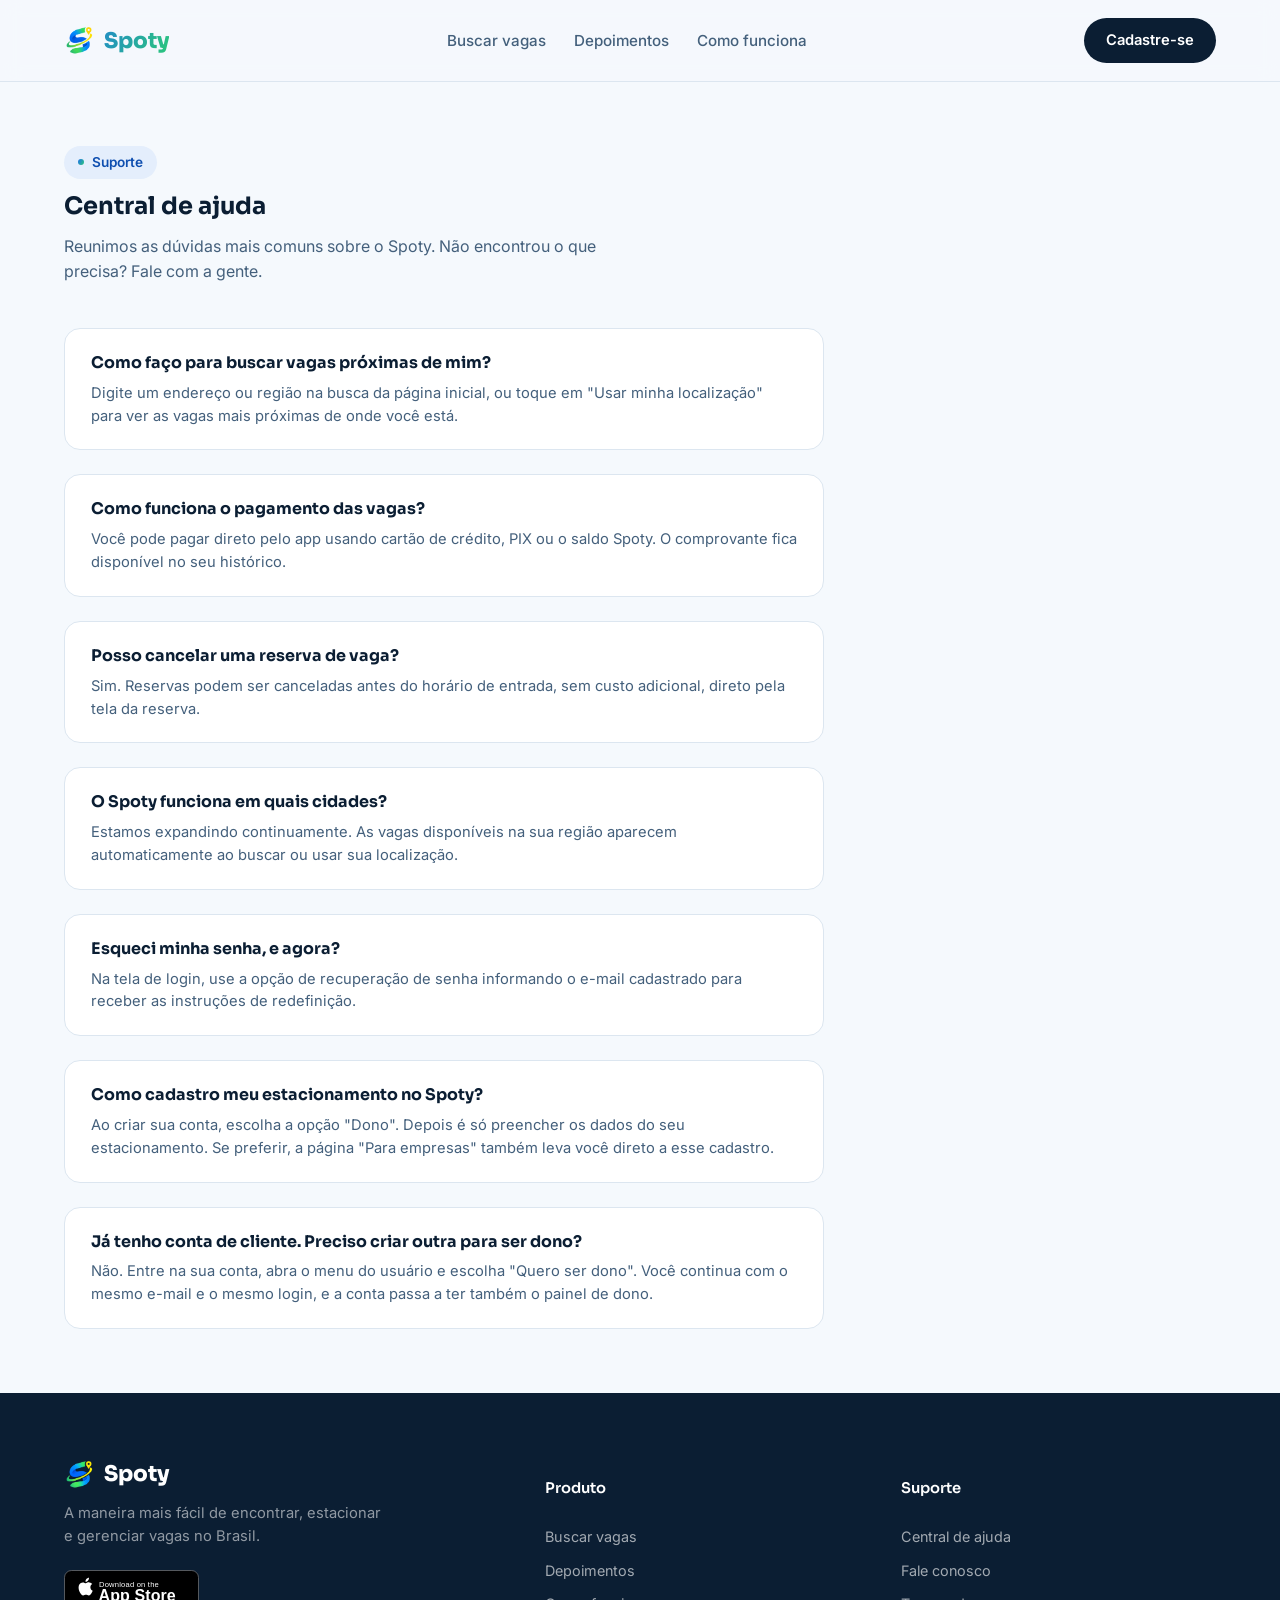
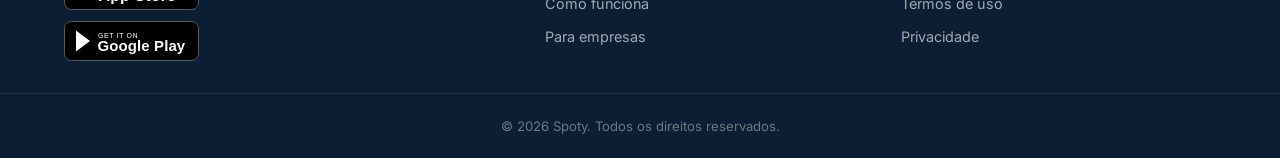
<file: html/central-ajuda.html>
<!DOCTYPE html>
<html lang="pt-BR">
<head>
  <meta charset="UTF-8">
  <meta name="viewport" content="width=device-width, initial-scale=1.0">
  <title>Central de ajuda — Spoty</title>
  <link rel="icon" type="image/png" href="../imagens/logo.png">
  <link rel="stylesheet" href="../css/style.css">
</head>
<body>

  <div class="page-transition active" aria-hidden="true"></div>

  <header class="header">
    <a class="logo" href="../index.html" onclick="transicaoPagina(event, this.href)">Spoty</a>
    <nav>
      <a href="../index.html#vagas">Buscar vagas</a>
      <a href="../index.html#depoimentos">Depoimentos</a>
      <a href="../index.html#como-funciona">Como funciona</a>
    </nav>
    <a href="cadastro.html" class="header-btn" onclick="transicaoPagina(event, this.href)">Cadastre-se</a>
  </header>

  <main>
    <section class="section">
      <div class="section-heading">
        <span class="eyebrow">Suporte</span>
        <h1>Central de ajuda</h1>
        <p>Reunimos as dúvidas mais comuns sobre o Spoty. Não encontrou o que precisa? Fale com a gente.</p>
      </div>

      <div class="faq-list">
        <div class="faq-item">
          <strong>Como faço para buscar vagas próximas de mim?</strong>
          <p>Digite um endereço ou região na busca da página inicial, ou toque em "Usar minha localização" para ver as vagas mais próximas de onde você está.</p>
        </div>

        <div class="faq-item">
          <strong>Como funciona o pagamento das vagas?</strong>
          <p>Você pode pagar direto pelo app usando cartão de crédito, PIX ou o saldo Spoty. O comprovante fica disponível no seu histórico.</p>
        </div>

        <div class="faq-item">
          <strong>Posso cancelar uma reserva de vaga?</strong>
          <p>Sim. Reservas podem ser canceladas antes do horário de entrada, sem custo adicional, direto pela tela da reserva.</p>
        </div>

        <div class="faq-item">
          <strong>O Spoty funciona em quais cidades?</strong>
          <p>Estamos expandindo continuamente. As vagas disponíveis na sua região aparecem automaticamente ao buscar ou usar sua localização.</p>
        </div>

        <div class="faq-item">
          <strong>Esqueci minha senha, e agora?</strong>
          <p>Na tela de login, use a opção de recuperação de senha informando o e-mail cadastrado para receber as instruções de redefinição.</p>
        </div>

        <div class="faq-item">
          <strong>Como cadastro meu estacionamento no Spoty?</strong>
          <p>Ao criar sua conta, escolha a opção "Dono". Depois é só preencher os dados do seu estacionamento. Se preferir, a página "Para empresas" também leva você direto a esse cadastro.</p>
        </div>

        <div class="faq-item">
          <strong>Já tenho conta de cliente. Preciso criar outra para ser dono?</strong>
          <p>Não. Entre na sua conta, abra o menu do usuário e escolha "Quero ser dono". Você continua com o mesmo e-mail e o mesmo login, e a conta passa a ter também o painel de dono.</p>
        </div>
      </div>
    </section>
  </main>

  <footer>
    <div>
      <a class="logo" href="../index.html" onclick="transicaoPagina(event, this.href)">Spoty</a>
      <p>A maneira mais fácil de encontrar, estacionar e gerenciar vagas no Brasil.</p>
      <div class="app-badges">
        <a href="https://apps.apple.com" aria-label="Baixar na App Store" target="_blank" rel="noopener">
          <img src="../imagens/badge-appstore.svg" alt="Download on the App Store">
        </a>
        <a href="https://play.google.com/store" aria-label="Disponível no Google Play" target="_blank" rel="noopener">
          <img src="../imagens/badge-googleplay.svg" alt="Get it on Google Play">
        </a>
      </div>
    </div>
    <div>
      <h4>Produto</h4>
      <a href="../index.html#vagas">Buscar vagas</a>
      <a href="../index.html#depoimentos">Depoimentos</a>
      <a href="../index.html#como-funciona">Como funciona</a>
      <a href="empresas.html" onclick="transicaoPagina(event, this.href)">Para empresas</a>
    </div>
    <div>
      <h4>Suporte</h4>
      <a href="central-ajuda.html" onclick="transicaoPagina(event, this.href)">Central de ajuda</a>
      <a href="fale-conosco.html" onclick="transicaoPagina(event, this.href)">Fale conosco</a>
      <a href="termos-uso.html" onclick="transicaoPagina(event, this.href)">Termos de uso</a>
      <a href="privacidade.html" onclick="transicaoPagina(event, this.href)">Privacidade</a>
    </div>
  </footer>

  <div class="copyright">© 2026 Spoty. Todos os direitos reservados.</div>

  <div id="toast"></div>

  <script src="../scripts/paginas.js"></script>
</body>
</html>
</file>
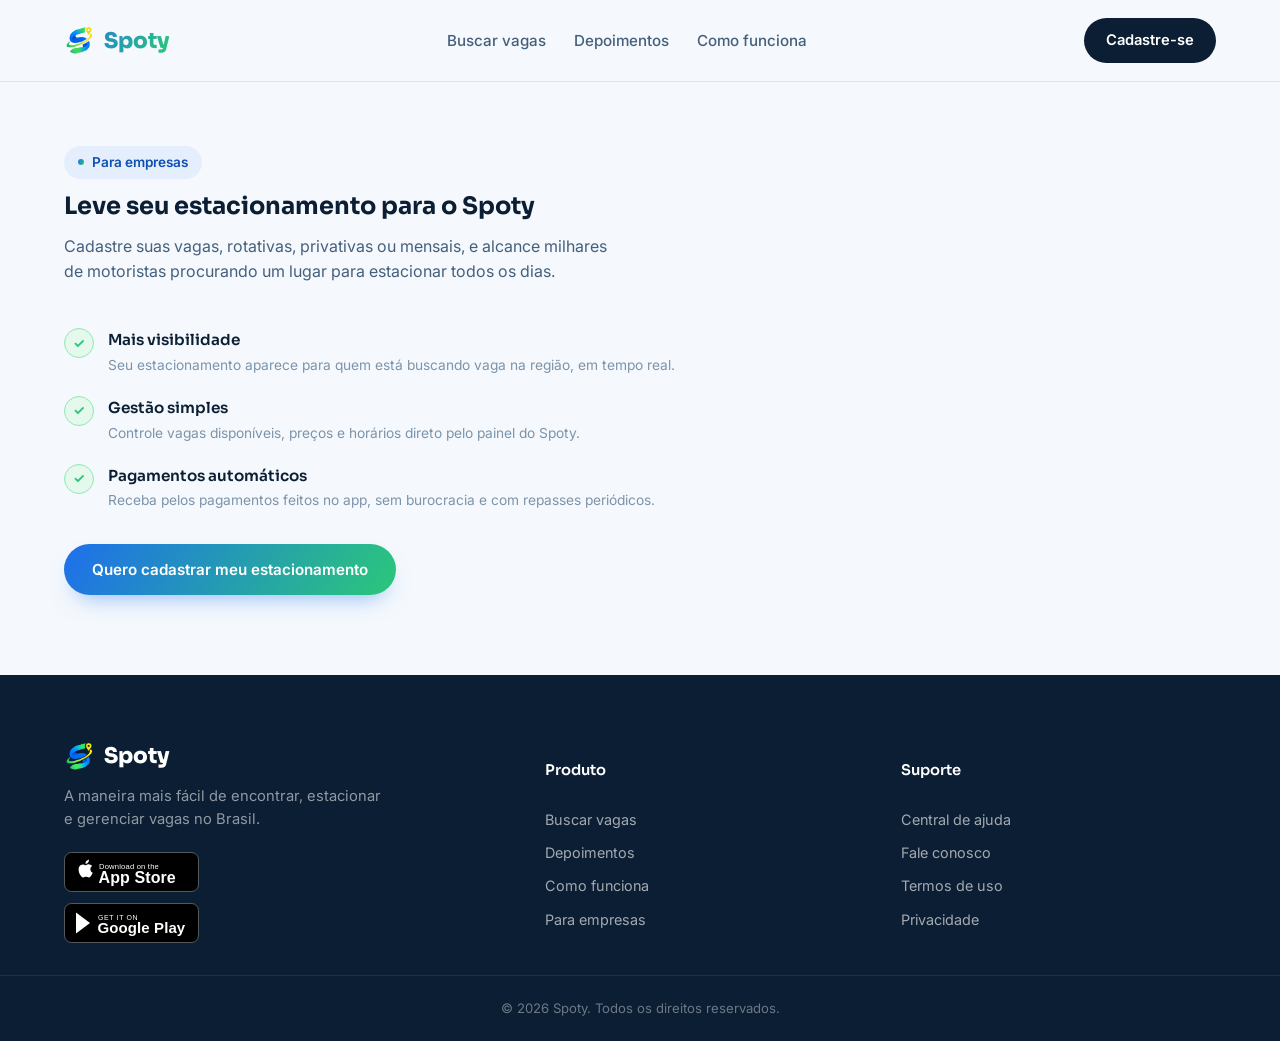
<file: html/empresas.html>
<!DOCTYPE html>
<html lang="pt-BR">
<head>
  <meta charset="UTF-8">
  <meta name="viewport" content="width=device-width, initial-scale=1.0">
  <title>Para empresas — Spoty</title>
  <link rel="icon" type="image/png" href="../imagens/logo.png">
  <link rel="stylesheet" href="../css/style.css">
</head>
<body>

  <div class="page-transition active" aria-hidden="true"></div>

  <header class="header">
    <a class="logo" href="../index.html" onclick="transicaoPagina(event, this.href)">Spoty</a>
    <nav>
      <a href="../index.html#vagas">Buscar vagas</a>
      <a href="../index.html#depoimentos">Depoimentos</a>
      <a href="../index.html#como-funciona">Como funciona</a>
    </nav>
    <a href="cadastro.html" class="header-btn" onclick="transicaoPagina(event, this.href)">Cadastre-se</a>
  </header>

  <main>
    <section class="section pagina-hero">
      <div class="section-heading">
        <span class="eyebrow">Para empresas</span>
        <h1>Leve seu estacionamento para o Spoty</h1>
        <p>
          Cadastre suas vagas, rotativas, privativas ou mensais, e
          alcance milhares de motoristas procurando um lugar para
          estacionar todos os dias.
        </p>
      </div>

      <div class="cadastro-beneficios" style="margin-top: 8px;">
        <div class="beneficio">
          <span>✓</span>
          <div>
            <strong>Mais visibilidade</strong>
            <p>Seu estacionamento aparece para quem está buscando vaga na região, em tempo real.</p>
          </div>
        </div>

        <div class="beneficio">
          <span>✓</span>
          <div>
            <strong>Gestão simples</strong>
            <p>Controle vagas disponíveis, preços e horários direto pelo painel do Spoty.</p>
          </div>
        </div>

        <div class="beneficio">
          <span>✓</span>
          <div>
            <strong>Pagamentos automáticos</strong>
            <p>Receba pelos pagamentos feitos no app, sem burocracia e com repasses periódicos.</p>
          </div>
        </div>
      </div>

      <a href="virar-dono.html" class="empresas-cta" onclick="transicaoPagina(event, this.href)" style="margin-top: 32px;">
        Quero cadastrar meu estacionamento
      </a>
    </section>
  </main>

  <footer>
    <div>
      <a class="logo" href="../index.html" onclick="transicaoPagina(event, this.href)">Spoty</a>
      <p>A maneira mais fácil de encontrar, estacionar e gerenciar vagas no Brasil.</p>
      <div class="app-badges">
        <a href="https://apps.apple.com" aria-label="Baixar na App Store" target="_blank" rel="noopener">
          <img src="../imagens/badge-appstore.svg" alt="Download on the App Store">
        </a>
        <a href="https://play.google.com/store" aria-label="Disponível no Google Play" target="_blank" rel="noopener">
          <img src="../imagens/badge-googleplay.svg" alt="Get it on Google Play">
        </a>
      </div>
    </div>
    <div>
      <h4>Produto</h4>
      <a href="../index.html#vagas">Buscar vagas</a>
      <a href="../index.html#depoimentos">Depoimentos</a>
      <a href="../index.html#como-funciona">Como funciona</a>
      <a href="empresas.html" onclick="transicaoPagina(event, this.href)">Para empresas</a>
    </div>
    <div>
      <h4>Suporte</h4>
      <a href="central-ajuda.html" onclick="transicaoPagina(event, this.href)">Central de ajuda</a>
      <a href="fale-conosco.html" onclick="transicaoPagina(event, this.href)">Fale conosco</a>
      <a href="termos-uso.html" onclick="transicaoPagina(event, this.href)">Termos de uso</a>
      <a href="privacidade.html" onclick="transicaoPagina(event, this.href)">Privacidade</a>
    </div>
  </footer>

  <div class="copyright">© 2026 Spoty. Todos os direitos reservados.</div>

  <div id="toast"></div>

  <script src="../scripts/paginas.js"></script>
</body>
</html>
</file>
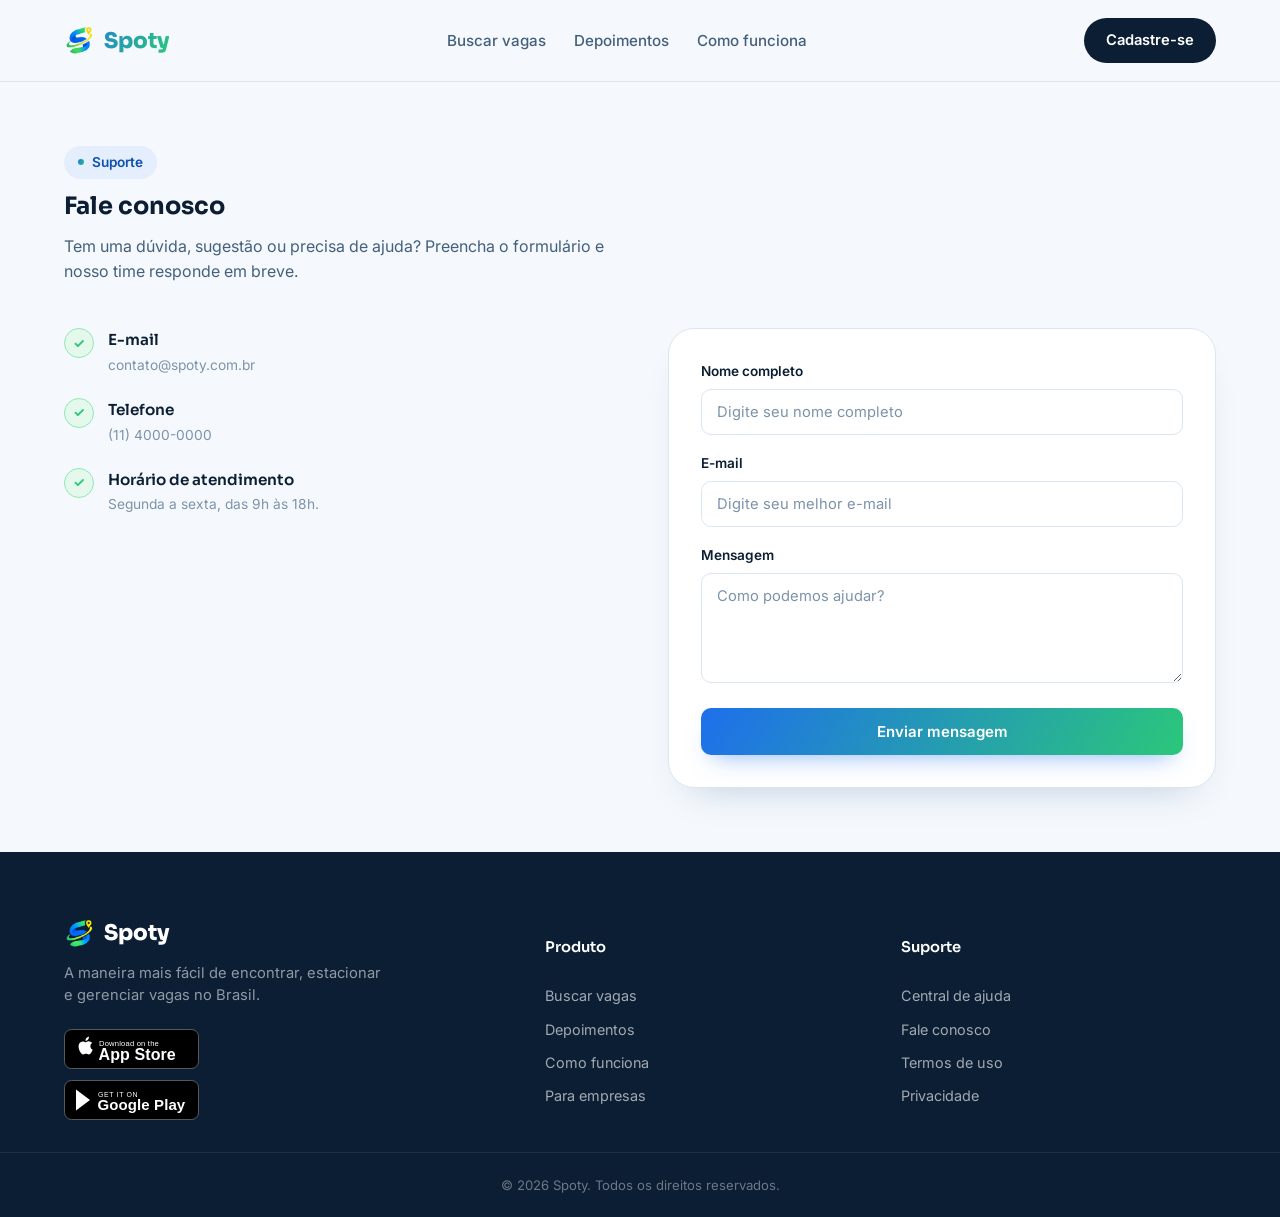
<file: html/fale-conosco.html>
<!DOCTYPE html>
<html lang="pt-BR">
<head>
  <meta charset="UTF-8">
  <meta name="viewport" content="width=device-width, initial-scale=1.0">
  <title>Fale conosco — Spoty</title>
  <link rel="stylesheet" href="../css/style.css">
</head>
<body>

  <div class="page-transition active" aria-hidden="true"></div>

  <header class="header">
    <a class="logo" href="../index.html" onclick="transicaoPagina(event, this.href)">Spoty</a>
    <nav>
      <a href="../index.html#vagas">Buscar vagas</a>
      <a href="../index.html#depoimentos">Depoimentos</a>
      <a href="../index.html#como-funciona">Como funciona</a>
    </nav>
    <a href="cadastro.html" class="header-btn" onclick="transicaoPagina(event, this.href)">Cadastre-se</a>
  </header>

  <main>
    <section class="section">
      <div class="section-heading">
        <span class="eyebrow">Suporte</span>
        <h1>Fale conosco</h1>
        <p>Tem uma dúvida, sugestão ou precisa de ajuda? Preencha o formulário e nosso time responde em breve.</p>
      </div>

      <div class="contato-grid">
        <div class="contato-info">
          <div class="beneficio">
            <span>✓</span>
            <div>
              <strong>E-mail</strong>
              <p>contato@spoty.com.br</p>
            </div>
          </div>

          <div class="beneficio">
            <span>✓</span>
            <div>
              <strong>Telefone</strong>
              <p>(11) 4000-0000</p>
            </div>
          </div>

          <div class="beneficio">
            <span>✓</span>
            <div>
              <strong>Horário de atendimento</strong>
              <p>Segunda a sexta, das 9h às 18h.</p>
            </div>
          </div>
        </div>

        <form id="contatoForm" class="contato-form">
          <div class="form-group">
            <label for="nomeContato">Nome completo</label>
            <input type="text" id="nomeContato" name="nome" placeholder="Digite seu nome completo" required>
          </div>

          <div class="form-group">
            <label for="emailContato">E-mail</label>
            <input type="email" id="emailContato" name="email" placeholder="Digite seu melhor e-mail" required>
          </div>

          <div class="form-group">
            <label for="mensagemContato">Mensagem</label>
            <textarea id="mensagemContato" name="mensagem" placeholder="Como podemos ajudar?" required></textarea>
          </div>

          <button type="submit" class="cadastro-btn">Enviar mensagem</button>
        </form>
      </div>
    </section>
  </main>

  <footer>
    <div>
      <a class="logo" href="../index.html" onclick="transicaoPagina(event, this.href)">Spoty</a>
      <p>A maneira mais fácil de encontrar, estacionar e gerenciar vagas no Brasil.</p>
      <div class="app-badges">
        <a href="https://apps.apple.com" aria-label="Baixar na App Store" target="_blank" rel="noopener">
          <img src="../imagens/badge-appstore.svg" alt="Download on the App Store">
        </a>
        <a href="https://play.google.com/store" aria-label="Disponível no Google Play" target="_blank" rel="noopener">
          <img src="../imagens/badge-googleplay.svg" alt="Get it on Google Play">
        </a>
      </div>
    </div>
    <div>
      <h4>Produto</h4>
      <a href="../index.html#vagas">Buscar vagas</a>
      <a href="../index.html#depoimentos">Depoimentos</a>
      <a href="../index.html#como-funciona">Como funciona</a>
      <a href="empresas.html" onclick="transicaoPagina(event, this.href)">Para empresas</a>
    </div>
    <div>
      <h4>Suporte</h4>
      <a href="central-ajuda.html" onclick="transicaoPagina(event, this.href)">Central de ajuda</a>
      <a href="fale-conosco.html" onclick="transicaoPagina(event, this.href)">Fale conosco</a>
      <a href="termos-uso.html" onclick="transicaoPagina(event, this.href)">Termos de uso</a>
      <a href="privacidade.html" onclick="transicaoPagina(event, this.href)">Privacidade</a>
    </div>
  </footer>

  <div class="copyright">© 2026 Spoty. Todos os direitos reservados.</div>

  <div id="toast"></div>

  <script src="../scripts/paginas.js"></script>
  <script src="../scripts/fale-conosco.js"></script>
</body>
</html>
</file>
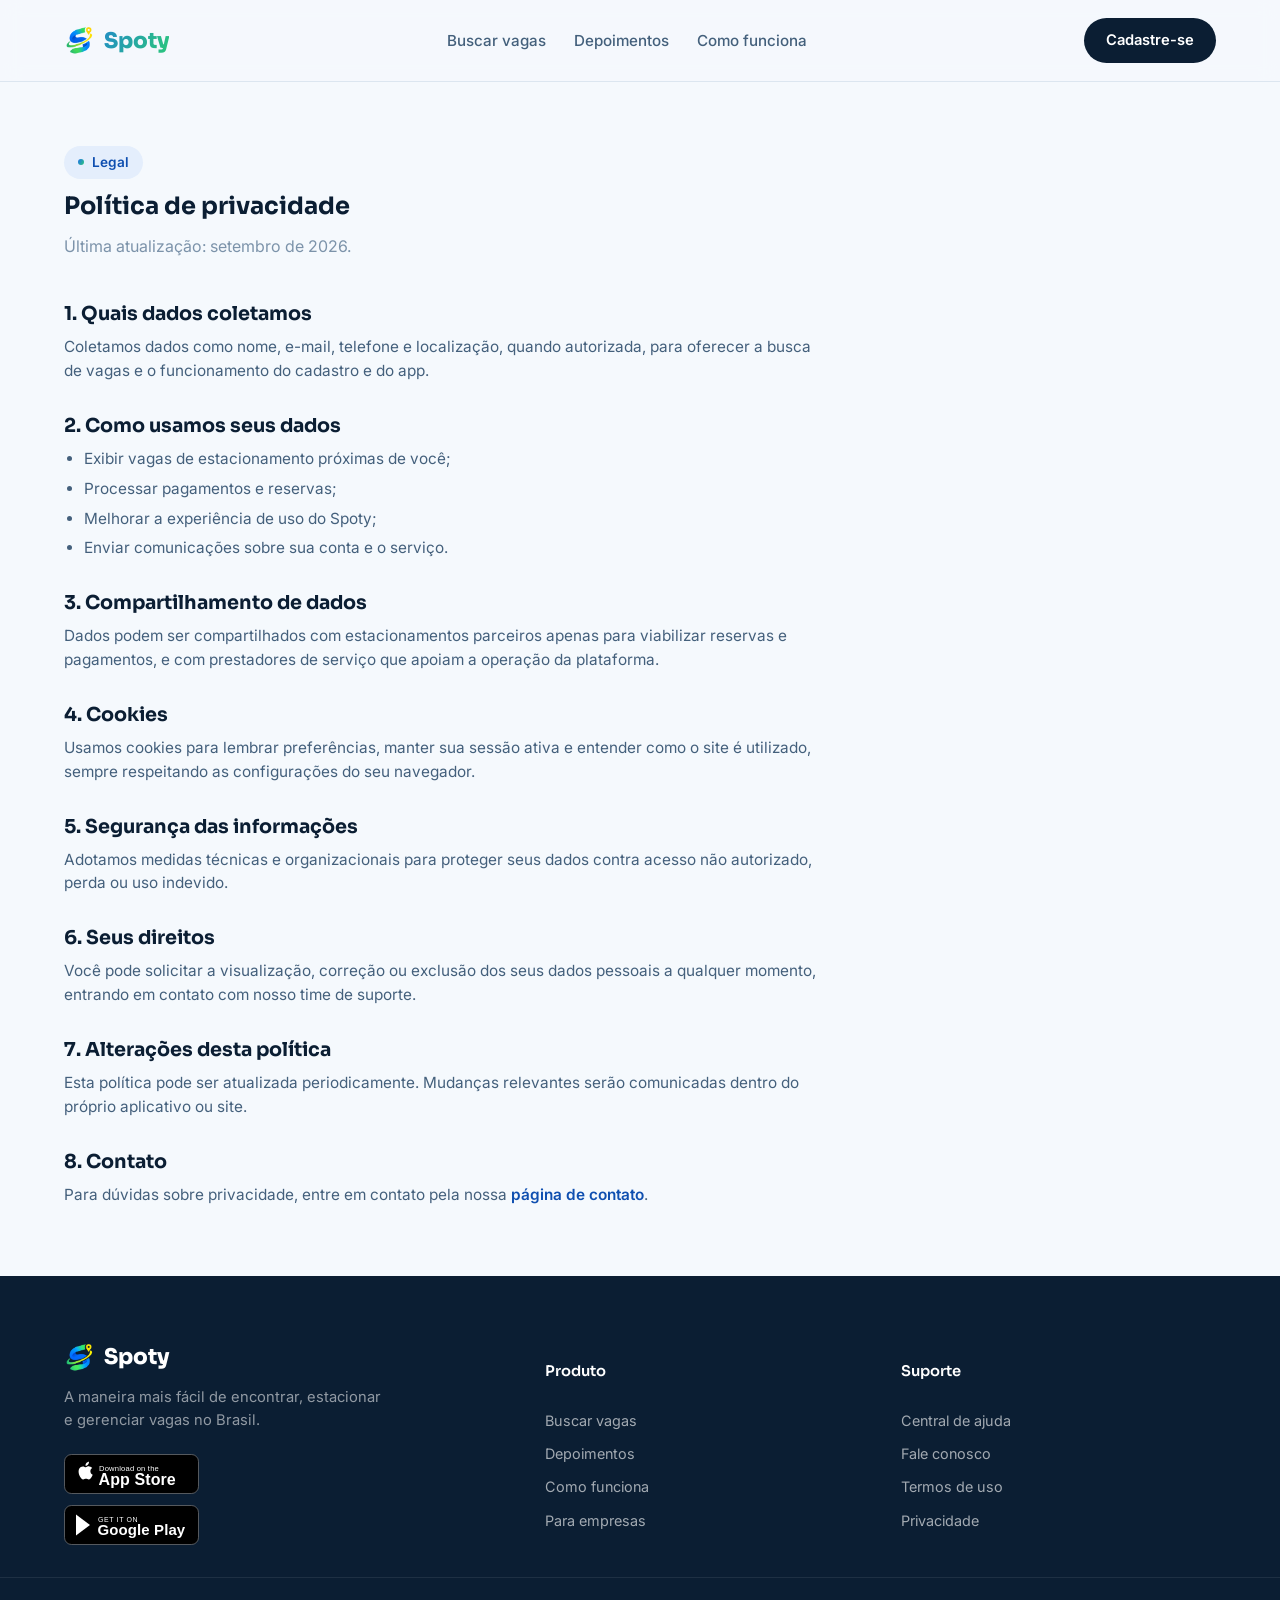
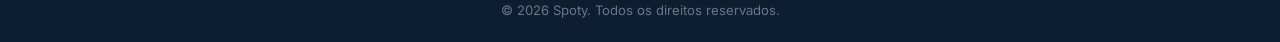
<file: html/privacidade.html>
<!DOCTYPE html>
<html lang="pt-BR">
<head>
  <meta charset="UTF-8">
  <meta name="viewport" content="width=device-width, initial-scale=1.0">
  <title>Privacidade — Spoty</title>
  <link rel="stylesheet" href="../css/style.css">
</head>
<body>

  <div class="page-transition active" aria-hidden="true"></div>

  <header class="header">
    <a class="logo" href="../index.html" onclick="transicaoPagina(event, this.href)">Spoty</a>
    <nav>
      <a href="../index.html#vagas">Buscar vagas</a>
      <a href="../index.html#depoimentos">Depoimentos</a>
      <a href="../index.html#como-funciona">Como funciona</a>
    </nav>
    <a href="cadastro.html" class="header-btn" onclick="transicaoPagina(event, this.href)">Cadastre-se</a>
  </header>

  <main>
    <section class="section">
      <div class="section-heading">
        <span class="eyebrow">Legal</span>
        <h1>Política de privacidade</h1>
        <p class="pagina-atualizado">Última atualização: setembro de 2026.</p>
      </div>

      <div class="pagina-conteudo">
        <h2>1. Quais dados coletamos</h2>
        <p>Coletamos dados como nome, e-mail, telefone e localização, quando autorizada, para oferecer a busca de vagas e o funcionamento do cadastro e do app.</p>

        <h2>2. Como usamos seus dados</h2>
        <ul>
          <li>Exibir vagas de estacionamento próximas de você;</li>
          <li>Processar pagamentos e reservas;</li>
          <li>Melhorar a experiência de uso do Spoty;</li>
          <li>Enviar comunicações sobre sua conta e o serviço.</li>
        </ul>

        <h2>3. Compartilhamento de dados</h2>
        <p>Dados podem ser compartilhados com estacionamentos parceiros apenas para viabilizar reservas e pagamentos, e com prestadores de serviço que apoiam a operação da plataforma.</p>

        <h2>4. Cookies</h2>
        <p>Usamos cookies para lembrar preferências, manter sua sessão ativa e entender como o site é utilizado, sempre respeitando as configurações do seu navegador.</p>

        <h2>5. Segurança das informações</h2>
        <p>Adotamos medidas técnicas e organizacionais para proteger seus dados contra acesso não autorizado, perda ou uso indevido.</p>

        <h2>6. Seus direitos</h2>
        <p>Você pode solicitar a visualização, correção ou exclusão dos seus dados pessoais a qualquer momento, entrando em contato com nosso time de suporte.</p>

        <h2>7. Alterações desta política</h2>
        <p>Esta política pode ser atualizada periodicamente. Mudanças relevantes serão comunicadas dentro do próprio aplicativo ou site.</p>

        <h2>8. Contato</h2>
        <p>Para dúvidas sobre privacidade, entre em contato pela nossa <a href="fale-conosco.html" onclick="transicaoPagina(event, this.href)" style="color: var(--blue-700); font-weight: 600;">página de contato</a>.</p>
      </div>
    </section>
  </main>

  <footer>
    <div>
      <a class="logo" href="../index.html" onclick="transicaoPagina(event, this.href)">Spoty</a>
      <p>A maneira mais fácil de encontrar, estacionar e gerenciar vagas no Brasil.</p>
      <div class="app-badges">
        <a href="https://apps.apple.com" aria-label="Baixar na App Store" target="_blank" rel="noopener">
          <img src="../imagens/badge-appstore.svg" alt="Download on the App Store">
        </a>
        <a href="https://play.google.com/store" aria-label="Disponível no Google Play" target="_blank" rel="noopener">
          <img src="../imagens/badge-googleplay.svg" alt="Get it on Google Play">
        </a>
      </div>
    </div>
    <div>
      <h4>Produto</h4>
      <a href="../index.html#vagas">Buscar vagas</a>
      <a href="../index.html#depoimentos">Depoimentos</a>
      <a href="../index.html#como-funciona">Como funciona</a>
      <a href="empresas.html" onclick="transicaoPagina(event, this.href)">Para empresas</a>
    </div>
    <div>
      <h4>Suporte</h4>
      <a href="central-ajuda.html" onclick="transicaoPagina(event, this.href)">Central de ajuda</a>
      <a href="fale-conosco.html" onclick="transicaoPagina(event, this.href)">Fale conosco</a>
      <a href="termos-uso.html" onclick="transicaoPagina(event, this.href)">Termos de uso</a>
      <a href="privacidade.html" onclick="transicaoPagina(event, this.href)">Privacidade</a>
    </div>
  </footer>

  <div class="copyright">© 2026 Spoty. Todos os direitos reservados.</div>

  <div id="toast"></div>

  <script src="../scripts/paginas.js"></script>
</body>
</html>
</file>
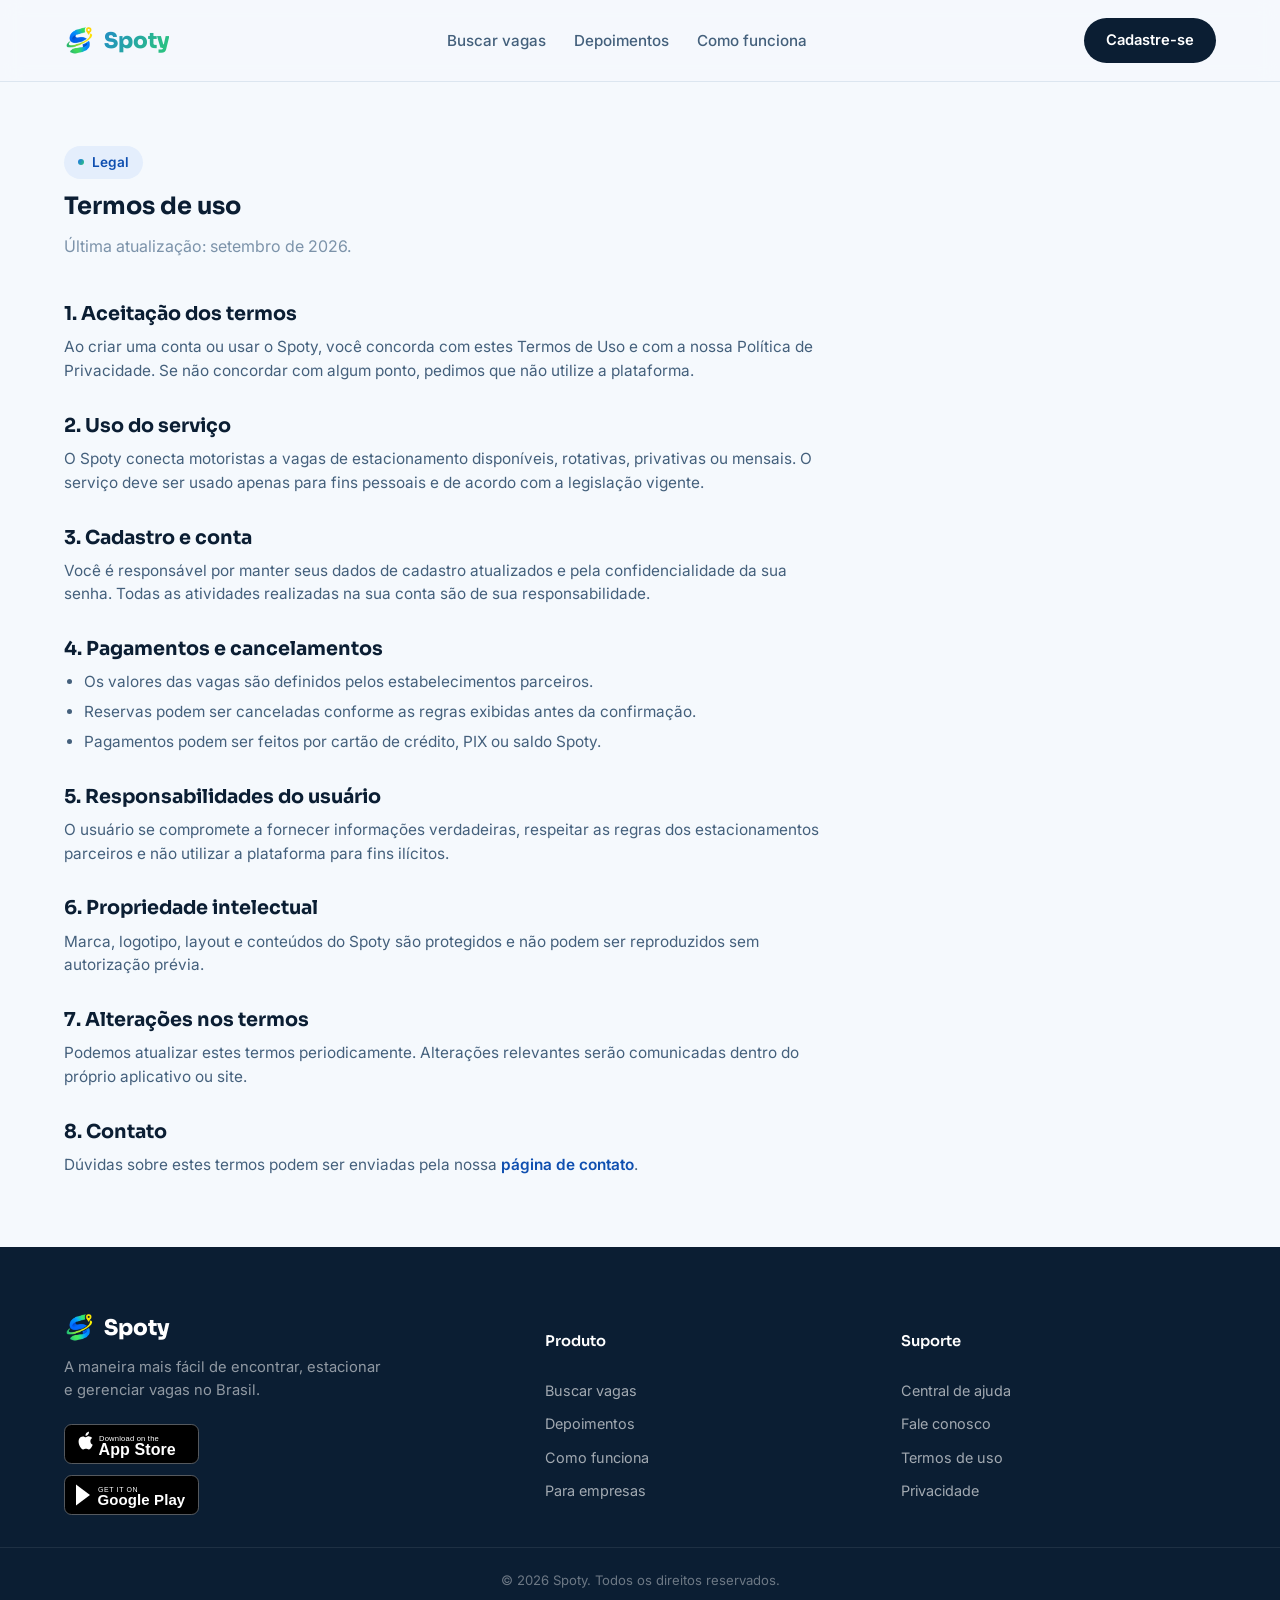
<file: html/termos-uso.html>
<!DOCTYPE html>
<html lang="pt-BR">
<head>
  <meta charset="UTF-8">
  <meta name="viewport" content="width=device-width, initial-scale=1.0">
  <title>Termos de uso — Spoty</title>
  <link rel="stylesheet" href="../css/style.css">
</head>
<body>

  <div class="page-transition active" aria-hidden="true"></div>

  <header class="header">
    <a class="logo" href="../index.html" onclick="transicaoPagina(event, this.href)">Spoty</a>
    <nav>
      <a href="../index.html#vagas">Buscar vagas</a>
      <a href="../index.html#depoimentos">Depoimentos</a>
      <a href="../index.html#como-funciona">Como funciona</a>
    </nav>
    <a href="cadastro.html" class="header-btn" onclick="transicaoPagina(event, this.href)">Cadastre-se</a>
  </header>

  <main>
    <section class="section">
      <div class="section-heading">
        <span class="eyebrow">Legal</span>
        <h1>Termos de uso</h1>
        <p class="pagina-atualizado">Última atualização: setembro de 2026.</p>
      </div>

      <div class="pagina-conteudo">
        <h2>1. Aceitação dos termos</h2>
        <p>Ao criar uma conta ou usar o Spoty, você concorda com estes Termos de Uso e com a nossa Política de Privacidade. Se não concordar com algum ponto, pedimos que não utilize a plataforma.</p>

        <h2>2. Uso do serviço</h2>
        <p>O Spoty conecta motoristas a vagas de estacionamento disponíveis, rotativas, privativas ou mensais. O serviço deve ser usado apenas para fins pessoais e de acordo com a legislação vigente.</p>

        <h2>3. Cadastro e conta</h2>
        <p>Você é responsável por manter seus dados de cadastro atualizados e pela confidencialidade da sua senha. Todas as atividades realizadas na sua conta são de sua responsabilidade.</p>

        <h2>4. Pagamentos e cancelamentos</h2>
        <ul>
          <li>Os valores das vagas são definidos pelos estabelecimentos parceiros.</li>
          <li>Reservas podem ser canceladas conforme as regras exibidas antes da confirmação.</li>
          <li>Pagamentos podem ser feitos por cartão de crédito, PIX ou saldo Spoty.</li>
        </ul>

        <h2>5. Responsabilidades do usuário</h2>
        <p>O usuário se compromete a fornecer informações verdadeiras, respeitar as regras dos estacionamentos parceiros e não utilizar a plataforma para fins ilícitos.</p>

        <h2>6. Propriedade intelectual</h2>
        <p>Marca, logotipo, layout e conteúdos do Spoty são protegidos e não podem ser reproduzidos sem autorização prévia.</p>

        <h2>7. Alterações nos termos</h2>
        <p>Podemos atualizar estes termos periodicamente. Alterações relevantes serão comunicadas dentro do próprio aplicativo ou site.</p>

        <h2>8. Contato</h2>
        <p>Dúvidas sobre estes termos podem ser enviadas pela nossa <a href="fale-conosco.html" onclick="transicaoPagina(event, this.href)" style="color: var(--blue-700); font-weight: 600;">página de contato</a>.</p>
      </div>
    </section>
  </main>

  <footer>
    <div>
      <a class="logo" href="../index.html" onclick="transicaoPagina(event, this.href)">Spoty</a>
      <p>A maneira mais fácil de encontrar, estacionar e gerenciar vagas no Brasil.</p>
      <div class="app-badges">
        <a href="https://apps.apple.com" aria-label="Baixar na App Store" target="_blank" rel="noopener">
          <img src="../imagens/badge-appstore.svg" alt="Download on the App Store">
        </a>
        <a href="https://play.google.com/store" aria-label="Disponível no Google Play" target="_blank" rel="noopener">
          <img src="../imagens/badge-googleplay.svg" alt="Get it on Google Play">
        </a>
      </div>
    </div>
    <div>
      <h4>Produto</h4>
      <a href="../index.html#vagas">Buscar vagas</a>
      <a href="../index.html#depoimentos">Depoimentos</a>
      <a href="../index.html#como-funciona">Como funciona</a>
      <a href="empresas.html" onclick="transicaoPagina(event, this.href)">Para empresas</a>
    </div>
    <div>
      <h4>Suporte</h4>
      <a href="central-ajuda.html" onclick="transicaoPagina(event, this.href)">Central de ajuda</a>
      <a href="fale-conosco.html" onclick="transicaoPagina(event, this.href)">Fale conosco</a>
      <a href="termos-uso.html" onclick="transicaoPagina(event, this.href)">Termos de uso</a>
      <a href="privacidade.html" onclick="transicaoPagina(event, this.href)">Privacidade</a>
    </div>
  </footer>

  <div class="copyright">© 2026 Spoty. Todos os direitos reservados.</div>

  <div id="toast"></div>

  <script src="../scripts/paginas.js"></script>
</body>
</html>
</file>
<file: css/style.css>
@import url('https://fonts.googleapis.com/css2?family=Sora:wght@500;600;700;800&family=Inter:wght@400;500;600;700&display=swap');

/* =========================================================
VARIÁVEIS
========================================================= */
:root {

  /* Marca */
  --blue-700: #0F4FB0;
  --blue-500: #1E6FEB;
  --blue-100: #E4EEFC;
  --green-500: #2BC77A;
  --green-300: #8FE8B4;
  --green-100: #E4F9EC;
  --yellow-400: #FFC800;
  --yellow-600: #C99000;

  /* Textos */
  --ink-900: #0B1E33;
  --ink-600: #44607C;
  --ink-400: #7C93AA;

  /* Fundos */
  --paper-0: #FFFFFF;
  --paper-50: #F5F9FD;

  /* Bordas */
  --line: #DCE6F0;

  /* Gradientes */
  --brand-gradient: linear-gradient(120deg, var(--blue-500) 0%, var(--green-500) 100%);

  /* Fontes */
  --font-display: 'Sora', system-ui, sans-serif;
  --font-body: 'Inter', system-ui, sans-serif;

  /* Bordas */
  --radius-s: 10px;
  --radius-m: 16px;
  --radius-l: 26px;

  /* Sombras */
  --shadow-card: 0 20px 40px -24px rgba(15, 50, 110, .28);
  --shadow-btn: 0 12px 24px -12px rgba(30, 111, 235, .55);

  /* Largura */
  --wrap: 1280px;
}

/* =========================================================
RESET
========================================================= */
* {
  box-sizing: border-box;
}
html {
  scroll-behavior: smooth;
}
#vagas,
#depoimentos,
#como-funciona {
  scroll-margin-top: 90px;
}
body {
  margin: 0;
  font-family: var(--font-body);
  color: var(--ink-900);
  background: var(--paper-50);
  -webkit-font-smoothing: antialiased;
  line-height: 1.55;
}
h1, h2, h3 {
  font-family: var(--font-display);
  color: var(--ink-900);
  margin: 0;
  line-height: 1.15;
}
p {
  margin: 0;
  color: var(--ink-600);
}
a {
  color: inherit;
  text-decoration: none;
}
button {
  font-family: var(--font-body);
  cursor: pointer;
  border: none;
}
img {
  max-width: 100%;
  display: block;
}
:focus-visible {
  outline: 3px solid var(--blue-500);
  outline-offset: 3px;
  border-radius: 6px;
}

/* =========================================================
EYEBROW
========================================================= */
.eyebrow {
  display: inline-flex;
  align-items: center;
  gap: 8px;
  font-size: .85rem;
  font-weight: 600;
  color: var(--blue-700);
  background: var(--blue-100);
  padding: 6px 14px;
  border-radius: 100px;
  margin-bottom: 14px;
}
.eyebrow::before {
  content: "";
  width: 6px;
  height: 6px;
  border-radius: 50%;
  background: var(--brand-gradient);
}

/* =========================================================
HEADER
========================================================= */
.header {
  position: sticky;
  top: 0;
  z-index: 50;
  display: flex;
  align-items: center;
  justify-content: space-between;
  gap: 24px;
  padding: 18px clamp(20px, 5vw, 64px);
  background: rgba(245, 249, 253, .86);
  backdrop-filter: blur(10px);
  border-bottom: 1px solid var(--line);
}

/* LOGO */
.logo {
  font-family: var(--font-display);
  font-weight: 800;
  font-size: 1.35rem;
  display: flex;
  align-items: center;
  gap: 10px;
  background: var(--brand-gradient);
  -webkit-background-clip: text;
  background-clip: text;
  color: transparent;
}
.logo::before {
  content: "";
  width: 30px;
  height: 30px;
  background: url("../imagens/logo.png") center / contain no-repeat;
  flex-shrink: 0;
}

/* MENU */
.header nav {
  display: flex;
  gap: 28px;
}
.header nav a {
  font-size: .95rem;
  font-weight: 500;
  color: var(--ink-600);
  transition: color .15s ease;
}
.header nav a:hover {
  color: var(--blue-700);
}

/* BOTÃO HEADER */
.header-btn {
  display: inline-flex;
  align-items: center;
  justify-content: center;
  background: var(--ink-900);
  color: var(--paper-0);
  padding: 11px 22px;
  border-radius: 100px;
  font-weight: 600;
  font-size: .92rem;
  transition: transform .15s ease, background .15s ease;
}
.header-btn:hover {
  background: var(--blue-700);
  transform: translateY(-1px);
}

/* =========================================================
HERO
========================================================= */
.hero {
  display: grid;
  grid-template-columns: 1.05fr .95fr;
  gap: 56px;
  align-items: center;
  max-width: var(--wrap);
  margin: 0 auto;
  padding: clamp(48px, 7vw, 96px) clamp(20px, 5vw, 64px) 64px;
}
.hero-content h1 {
  font-size: clamp(2.3rem, 4.2vw, 3.4rem);
  font-weight: 700;
  letter-spacing: -.01em;
  color: var(--ink-900);
}
.hero-content h1 span {
  background: var(--brand-gradient);
  -webkit-background-clip: text;
  background-clip: text;
  color: transparent;
}
.hero-content p {
  margin-top: 18px;
  font-size: 1.08rem;
  max-width: 46ch;
}

/* =========================================================
BUSCA
========================================================= */
.search-box {
  margin-top: 32px;
  display: flex;
  background: var(--paper-0);
  border: 1px solid var(--line);
  border-radius: 100px;
  padding: 6px;
  box-shadow: var(--shadow-card);
  max-width: 480px;
}
.search-box input {
  flex: 1;
  border: none;
  background: transparent;
  padding: 12px 18px;
  font-size: .98rem;
  font-family: var(--font-body);
  color: var(--ink-900);
}
.search-box input::placeholder {
  color: var(--ink-400);
}
.search-box input:focus {
  outline: none;
}
.search-box button {
  background: var(--brand-gradient);
  color: #fff;
  font-weight: 600;
  font-size: .95rem;
  padding: 12px 24px;
  border-radius: 100px;
  box-shadow: var(--shadow-btn);
  transition: filter .15s ease, transform .15s ease;
}
.search-box button:hover {
  filter: brightness(1.06);
  transform: translateY(-1px);
}

/* LOCALIZAÇÃO */
.location-btn {
  margin-top: 16px;
  background: none;
  color: var(--blue-700);
  font-weight: 600;
  font-size: .92rem;
  padding: 8px 0;
  display: inline-flex;
  align-items: center;
  gap: 6px;
  border-bottom: 1px solid transparent;
  transition: border-color .15s ease;
}
.location-btn:hover {
  border-color: var(--blue-700);
}

/* BENEFÍCIOS */
.benefits {
  margin-top: 26px;
  display: flex;
  flex-wrap: wrap;
  gap: 10px 20px;
}
.benefits span {
  font-size: .85rem;
  font-weight: 500;
  color: var(--ink-600);
}

/* =========================================================
MAPA
========================================================= */
.hero-card {
  background: var(--paper-0);
  border: 1px solid var(--line);
  border-radius: var(--radius-l);
  padding: 18px;
  box-shadow: var(--shadow-card);
  overflow: hidden;
  isolation: isolate;
}
.map-top {
  display: flex;
  justify-content: space-between;
  align-items: center;
  padding: 4px 8px 14px;
  font-size: .85rem;
}
.map-top span {
  color: var(--ink-400);
  font-weight: 500;
}
.map-top b {
  color: var(--green-500);
  font-weight: 700;
}
.map-top b::before {
  content: "";
  display: inline-block;
  width: 7px;
  height: 7px;
  border-radius: 50%;
  background: var(--green-500);
  margin-right: 6px;
  animation: pulse 1.8s ease-in-out infinite;
}
.map {
  position: relative;
  height: 280px;
  width: 100%;
  border-radius: var(--radius-m);
  overflow: hidden;
  isolation: isolate;
  background: radial-gradient(circle at 25% 20%, var(--blue-100), transparent 55%), radial-gradient(circle at 80% 75%, var(--green-100), transparent 55%), #EEF4FB;
}
.map.leaflet-container {
  z-index: 0;
}
.road {
  position: absolute;
  background: #fff;
  box-shadow: 0 0 0 1px var(--line);
}
.r1 {
  width: 220%;
  height: 14px;
  top: 38%;
  left: -40%;
  transform: rotate(-8deg);
}
.r2 {
  width: 220%;
  height: 14px;
  top: 68%;
  left: -50%;
  transform: rotate(6deg);
}
.r3 {
  width: 14px;
  height: 220%;
  top: -40%;
  left: 32%;
  transform: rotate(-8deg);
}

/* PINS */
.pin {
  position: absolute;
  font-size: 0;
  width: 16px;
  height: 16px;
  border-radius: 50% 50% 50% 0;
  transform: translate(-50%, -100%) rotate(45deg) scale(0);
  box-shadow: 0 6px 14px -4px rgba(15, 50, 110, .4);
  animation: drop .5s cubic-bezier(.2, 1.4, .4, 1) forwards;
}
.p1 {
  background: var(--blue-500);
  top: 38%;
  left: 30%;
  animation-delay: .15s;
}
.p2 {
  background: var(--green-500);
  top: 62%;
  left: 64%;
  animation-delay: .35s;
}
.p3 {
  background: var(--yellow-400);
  top: 26%;
  left: 70%;
  animation-delay: .55s;
}

/* CENTRO DO MAPA */
.map-center {
  position: absolute;
  top: 50%;
  left: 50%;
  transform: translate(-50%, -50%);
  background: var(--paper-0);
  border-radius: var(--radius-m);
  padding: 16px 22px;
  text-align: center;
  box-shadow: var(--shadow-card);
  opacity: 0;
  z-index: 1000;
  pointer-events: none;
  animation: rise .5s ease .7s forwards;
}
.map .leaflet-control-attribution {
  font-size: .65rem;
}
.map-center strong {
  display: block;
  font-family: var(--font-display);
  font-size: 1.7rem;
  color: var(--ink-900);
}
.map-center small {
  font-size: .78rem;
  color: var(--ink-400);
  font-weight: 500;
}

/* =========================================================
ANIMAÇÕES
========================================================= */
@keyframes drop {
  to {
    transform: translate(-50%, -100%) rotate(45deg) scale(1);
  }
}
@keyframes rise {
  from {
    opacity: 0;
    transform: translate(-50%, -40%);
  }
  to {
    opacity: 1;
    transform: translate(-50%, -50%);
  }
}
@keyframes pulse {
  0%, 100% {
    box-shadow: 0 0 0 0 rgba(43, 199, 122, .5);
  }
  50% {
    box-shadow: 0 0 0 5px rgba(43, 199, 122, 0);
  }
}
/* =========================================================
TRANSIÇÃO ENTRE PÁGINAS
========================================================= */
.page-transition {
  position: fixed;
  inset: 0;
  z-index: 999;
  background: var(--paper-50);
  opacity: 0;
  pointer-events: none;
  transition: opacity .4s cubic-bezier(.4, 0, .2, 1);
}
.page-transition.active {
  opacity: 1;
  pointer-events: all;
}
.page-transition::before {
  content: "";
  position: absolute;
  top: 0;
  left: 0;
  height: 3px;
  width: 0%;
  background: var(--brand-gradient);
}
.page-transition.active::before {
  width: 100%;
  transition: width .5s cubic-bezier(.3, .8, .3, 1);
}

/* =========================================================
SEÇÃO GERAL
========================================================= */
.section {
  max-width: var(--wrap);
  margin: 0 auto;
  padding: 64px clamp(20px, 5vw, 64px);
}
.section-heading {
  max-width: 560px;
  margin-bottom: 44px;
}
.section-heading h2 {
  font-size: clamp(1.7rem, 3vw, 2.3rem);
  font-weight: 700;
}
.section-heading p {
  margin-top: 14px;
  font-size: 1rem;
}

/* =========================================================
DEPOIMENTOS
========================================================= */
.depoimentos-section {
  background: var(--paper-0);
  border-top: 1px solid var(--line);
  border-bottom: 1px solid var(--line);
  padding: 80px clamp(20px, 5vw, 64px);
}
.depoimentos-heading {
  max-width: 560px;
  margin: 0 auto 48px;
  text-align: center;
}
.depoimentos-heading .eyebrow {
  margin-left: auto;
  margin-right: auto;
}
.depoimentos-heading h2 {
  font-size: clamp(1.7rem, 3vw, 2.3rem);
  font-weight: 700;
}
.depoimentos-heading p {
  margin-top: 14px;
  font-size: 1rem;
}
.depoimentos {
  max-width: 1100px;
  margin: 0 auto;
  display: grid;
  grid-template-columns: repeat(3, 1fr);
  gap: 24px;
}
.depoimento {
  background: var(--paper-50);
  border: 1px solid var(--line);
  border-radius: var(--radius-m);
  padding: 28px;
  display: flex;
  flex-direction: column;
  gap: 14px;
}
.depoimento-topo {
  display: flex;
  align-items: center;
  gap: 12px;
}
.depoimento .avatar {
  width: 42px;
  height: 42px;
  flex-shrink: 0;
  display: flex;
  align-items: center;
  justify-content: center;
  border-radius: 50%;
  background: var(--brand-gradient);
  color: #fff;
  font-family: var(--font-display);
  font-size: .85rem;
  font-weight: 700;
}
.depoimento-topo strong {
  display: block;
  font-family: var(--font-display);
  font-size: .95rem;
  color: var(--ink-900);
}
.depoimento-topo span {
  font-size: .8rem;
  color: var(--ink-400);
}
.depoimento .stars {
  color: var(--yellow-400);
  font-size: 1rem;
  letter-spacing: 2px;
}
.depoimento p {
  font-size: .94rem;
  font-style: italic;
  flex: 1;
}

/* =========================================================
COMO FUNCIONA
========================================================= */
.steps {
  background: var(--paper-0);
  border-top: 1px solid var(--line);
  border-bottom: 1px solid var(--line);
}
.steps .section-heading {
  max-width: var(--wrap);
  margin: 0 auto;
  padding: 64px clamp(20px, 5vw, 64px) 0;
  text-align: left;
  margin-bottom: 20px;
}
.steps .section-heading > * {
  max-width: 560px;
}
.step-grid {
  max-width: var(--wrap);
  margin: 0 auto;
  padding: 32px clamp(20px, 5vw, 64px) 64px;
  display: grid;
  grid-template-columns: repeat(3, 1fr);
  gap: 32px;
}
.step-grid>div {
  position: relative;
  padding-left: 2px;
}
.step-grid span {
  width: 46px;
  height: 46px;
  border-radius: 50%;
  display: flex;
  align-items: center;
  justify-content: center;
  font-family: var(--font-display);
  font-weight: 700;
  font-size: 1rem;
  color: var(--blue-700);
  background: var(--blue-100);
  border: 1px solid var(--line);
  margin-bottom: 18px;
}
.step-grid h3 {
  font-size: 1.12rem;
  font-weight: 700;
  margin-bottom: 8px;
}
.step-grid p {
  font-size: .94rem;
}

/* =========================================================
FOOTER
========================================================= */
footer {
  background: var(--ink-900);
  color: rgba(255, 255, 255, .7);
  /* Fundo ocupa a largura toda; o conteúdo fica centralizado até --wrap */
  --footer-pad: clamp(20px, 5vw, 64px);
  padding: 64px max(var(--footer-pad), calc((100% - var(--wrap)) / 2 + var(--footer-pad))) 32px;
  display: grid;
  grid-template-columns: 1.4fr 1fr 1fr;
  gap: 40px;
}
footer .logo {
  background: none;
  -webkit-text-fill-color: initial;
  color: #fff;
}
footer .logo::before {
  background-image: url("../imagens/logo.png");
  filter: brightness(1.1);
}
footer p {
  color: rgba(255, 255, 255, .55);
  margin-top: 12px;
  max-width: 36ch;
  font-size: .92rem;
}
.app-badges {
  display: flex;
  gap: 10px;
  margin-top: 22px;
}
.app-badges a {
  display: block;
  border-radius: 8px;
  transition: transform .15s ease, opacity .15s ease;
}
.app-badges a:hover {
  transform: translateY(-2px);
  opacity: .9;
}
.app-badges img {
  height: 40px;
  width: 135px;
  display: block;
}
footer h4 {
  font-family: var(--font-display);
  color: #fff;
  font-size: .92rem;
  font-weight: 600;
  margin-bottom: 16px;
}
footer div:not(:first-child) {
  display: flex;
  flex-direction: column;
  gap: 11px;
}
footer a {
  font-size: .9rem;
  color: rgba(255, 255, 255, .62);
  transition: color .15s ease;
}
footer a:hover {
  color: #fff;
}

/* COPYRIGHT */
.copyright {
  text-align: center;
  padding: 22px;
  background: var(--ink-900);
  color: rgba(255, 255, 255, .4);
  font-size: .82rem;
  border-top: 1px solid rgba(255, 255, 255, .08);
}

/* =========================================================
TOAST
========================================================= */
#toast {
  position: fixed;
  left: 50%;
  bottom: 28px;
  transform: translate(-50%, 20px);
  background: var(--ink-900);
  color: #fff;
  padding: 14px 22px;
  border-radius: 100px;
  font-size: .92rem;
  font-weight: 500;
  box-shadow: 0 20px 40px -16px rgba(0, 0, 0, .4);
  opacity: 0;
  pointer-events: none;
  transition: opacity .25s ease, transform .25s ease;
  z-index: 200;
  display: flex;
  align-items: center;
  gap: 10px;
}
#toast.show {
  opacity: 1;
  transform: translate(-50%, 0);
}
#toast::before {
  content: "";
  width: 8px;
  height: 8px;
  border-radius: 50%;
  background: var(--green-500);
  flex-shrink: 0;
}

/* =========================================================
PÁGINA DE CADASTRO
========================================================= */
.cadastro {
  min-height: calc(100vh - 80px);
  display: flex;
  align-items: center;
  padding: 70px clamp(20px, 5vw, 64px);
  background: radial-gradient(circle at 10% 20%, var(--blue-100), transparent 35%), radial-gradient(circle at 90% 80%, var(--green-100), transparent 35%), var(--paper-50);
}
.cadastro-container {
  width: 100%;
  max-width: var(--wrap);
  margin: 0 auto;
  display: grid;
  grid-template-columns: minmax(0, 500px) minmax(0, 500px);
  justify-content: center;
  gap: 100px;
  align-items: center;
}

/* =========================================================
INFORMAÇÕES DO CADASTRO
========================================================= */
.cadastro-info {
  max-width: 500px;
}
.cadastro-info h1 {
  font-size: clamp(2.2rem, 4vw, 3.2rem);
  font-weight: 700;
  letter-spacing: -.02em;
}
.cadastro-info h1 span {
  background: var(--brand-gradient);
  -webkit-background-clip: text;
  background-clip: text;
  color: transparent;
}
.cadastro-info>p {
  margin-top: 20px;
  font-size: 1.05rem;
  max-width: 48ch;
}

/* =========================================================
BENEFÍCIOS DO CADASTRO
========================================================= */
.cadastro-beneficios {
  display: flex;
  flex-direction: column;
  gap: 20px;
  margin-top: 36px;
}
.beneficio {
  display: flex;
  align-items: flex-start;
  gap: 14px;
}
.beneficio>span {
  width: 30px;
  height: 30px;
  display: flex;
  align-items: center;
  justify-content: center;
  flex-shrink: 0;
  background: var(--green-100);
  color: var(--green-500);
  border: 1px solid var(--green-300);
  border-radius: 50%;
  font-size: .85rem;
  font-weight: 700;
}
.beneficio strong {
  display: block;
  font-family: var(--font-display);
  font-size: .95rem;
  font-weight: 600;
  color: var(--ink-900);
}
.beneficio p {
  margin-top: 3px;
  font-size: .86rem;
  color: var(--ink-400);
}

/* =========================================================
CONTAINER DO FORMULÁRIO
========================================================= */
.cadastro-form-container {
  width: 100%;
  max-width: 500px;
  margin-left: auto;
  background: var(--paper-0);
  border: 1px solid var(--line);
  border-radius: var(--radius-l);
  padding: 38px;
  box-shadow: var(--shadow-card);
}

/* =========================================================
CABEÇALHO DO FORMULÁRIO
========================================================= */
.form-header {
  margin-bottom: 28px;
}
.form-header h2 {
  font-size: 1.65rem;
  font-weight: 700;
}
.form-header p {
  margin-top: 7px;
  font-size: .9rem;
  color: var(--ink-400);
}

/* =========================================================
CAMPOS
========================================================= */
.form-group {
  margin-bottom: 18px;
}
.form-group label {
  display: block;
  margin-bottom: 7px;
  font-size: .85rem;
  font-weight: 600;
  color: var(--ink-900);
}
.form-group input {
  width: 100%;
  padding: 13px 15px;
  background: var(--paper-0);
  border: 1px solid var(--line);
  border-radius: var(--radius-s);
  color: var(--ink-900);
  font-family: var(--font-body);
  font-size: .92rem;
  outline: none;
  transition: border-color .2s ease, box-shadow .2s ease, background .2s ease;
}
.form-group input::placeholder {
  color: var(--ink-400);
}
.form-group input:hover {
  border-color: #bfd0e0;
}
.form-group input:focus {
  border-color: var(--blue-500);
  box-shadow: 0 0 0 3px rgba(30, 111, 235, .10);
  background: #fff;
}
.form-group small {
  display: block;
  margin-top: 6px;
  font-size: .75rem;
  color: var(--ink-400);
}

/* =========================================================
SENHA
========================================================= */
.password-group {
  position: relative;
  display: flex;
  align-items: center;
}
.password-group input {
  padding-right: 85px;
}
.toggle-password {
  position: absolute;
  right: 10px;
  background: none;
  color: var(--blue-700);
  font-family: var(--font-body);
  font-size: .78rem;
  font-weight: 600;
  padding: 6px;
  border-radius: 6px;
  transition: background .15s ease, color .15s ease;
}
.toggle-password:hover {
  background: var(--blue-100);
  color: var(--blue-500);
}

/* =========================================================
TERMOS
========================================================= */
.checkbox-group {
  display: flex;
  align-items: flex-start;
  gap: 10px;
  margin-top: 6px;
  margin-bottom: 22px;
  cursor: pointer;
}
.checkbox-group input {
  width: 17px;
  height: 17px;
  margin-top: 2px;
  flex-shrink: 0;
  accent-color: var(--blue-500);
  cursor: pointer;
}
.checkbox-group span {
  font-size: .78rem;
  line-height: 1.5;
  color: var(--ink-600);
}
.checkbox-group a {
  color: var(--blue-700);
  font-weight: 600;
}
.checkbox-group a:hover {
  text-decoration: underline;
}

/* =========================================================
BOTÃO DE CADASTRO
========================================================= */
.cadastro-btn {
  width: 100%;
  padding: 14px 20px;
  border-radius: var(--radius-s);
  background: var(--brand-gradient);
  color: #fff;
  font-family: var(--font-body);
  font-size: .94rem;
  font-weight: 600;
  box-shadow: var(--shadow-btn);
  transition: transform .15s ease, filter .15s ease, box-shadow .15s ease;
}
.cadastro-btn:hover {
  filter: brightness(1.06);
  transform: translateY(-1px);
}
.cadastro-btn:active {
  transform: translateY(0);
}

/* =========================================================
LOGIN
========================================================= */
.login-text {
  text-align: center;
  margin-top: 22px;
  font-size: .84rem;
  color: var(--ink-400);
}
.login-text a {
  color: var(--blue-700);
  font-weight: 600;
  margin-left: 3px;
}
.login-text a:hover {
  text-decoration: underline;
}

/* =========================================================
ANIMAÇÃO DA PÁGINA DE CADASTRO
========================================================= */
.cadastro-info {
  animation: cadastroInfo .6s ease both;
}
.cadastro-form-container {
  animation: cadastroForm .6s ease .1s both;
}
@keyframes cadastroInfo {
  from {
    opacity: 0;
    transform: translateX(-20px);
  }
  to {
    opacity: 1;
    transform: translateX(0);
  }
}
@keyframes cadastroForm {
  from {
    opacity: 0;
    transform: translateX(20px);
  }
  to {
    opacity: 1;
    transform: translateX(0);
  }
}

/* =========================================================
PÁGINAS INSTITUCIONAIS
========================================================= */
.pagina-hero {
  padding-bottom: 80px;
}
.pagina-conteudo {
  max-width: 760px;
}
.pagina-conteudo h2 {
  font-size: 1.2rem;
  font-weight: 700;
  margin-top: 32px;
  margin-bottom: 10px;
}
.pagina-conteudo p {
  margin-bottom: 6px;
  font-size: .96rem;
}
.pagina-conteudo ul {
  margin: 10px 0 0;
  padding-left: 20px;
  color: var(--ink-600);
}
.pagina-conteudo li {
  margin-bottom: 6px;
  font-size: .96rem;
}
.pagina-atualizado {
  font-size: .85rem;
  color: var(--ink-400);
  margin-top: 8px;
}

/* FAQ */
.faq-list {
  display: flex;
  flex-direction: column;
  gap: 24px;
  max-width: 760px;
}
.faq-item {
  background: var(--paper-0);
  border: 1px solid var(--line);
  border-radius: var(--radius-m);
  padding: 22px 26px;
}
.faq-item strong {
  display: block;
  font-family: var(--font-display);
  font-size: 1rem;
  color: var(--ink-900);
  margin-bottom: 6px;
}
.faq-item p {
  font-size: .92rem;
}

/* CONTATO */
.contato-grid {
  display: grid;
  grid-template-columns: 1fr 1fr;
  gap: 56px;
  align-items: start;
}
.contato-info {
  max-width: 380px;
}
.contato-info .beneficio {
  margin-bottom: 22px;
}
.contato-form {
  width: 100%;
  background: var(--paper-0);
  border: 1px solid var(--line);
  border-radius: var(--radius-l);
  padding: 32px;
  box-shadow: var(--shadow-card);
}
.contato-form textarea {
  width: 100%;
  padding: 13px 15px;
  background: var(--paper-0);
  border: 1px solid var(--line);
  border-radius: var(--radius-s);
  color: var(--ink-900);
  font-family: var(--font-body);
  font-size: .92rem;
  outline: none;
  resize: vertical;
  min-height: 110px;
  transition: border-color .2s ease, box-shadow .2s ease, background .2s ease;
}
.contato-form textarea::placeholder {
  color: var(--ink-400);
}
.contato-form textarea:focus {
  border-color: var(--blue-500);
  box-shadow: 0 0 0 3px rgba(30, 111, 235, .10);
  background: #fff;
}

/* EMPRESAS - CTA */
.empresas-cta {
  margin-top: 8px;
  display: inline-flex;
  align-items: center;
  justify-content: center;
  background: var(--brand-gradient);
  color: #fff;
  padding: 14px 28px;
  border-radius: 100px;
  font-weight: 600;
  font-size: .95rem;
  box-shadow: var(--shadow-btn);
  transition: transform .15s ease, filter .15s ease;
}
.empresas-cta:hover {
  filter: brightness(1.06);
  transform: translateY(-1px);
}

@media (max-width: 760px) {
  .contato-grid {
    grid-template-columns: 1fr;
    gap: 36px;
  }
}

/* =========================================================
RESPONSIVIDADE — TABLET
========================================================= */
@media (max-width: 960px) {
  .hero {
    grid-template-columns: 1fr;
  }
  .hero-card {
    order: -1;
  }
}
@media (max-width: 900px) {
  .cadastro {
    padding-top: 50px;
    padding-bottom: 50px;
  }
  .cadastro-container {
    grid-template-columns: 1fr;
    gap: 45px;
  }
  .cadastro-info {
    max-width: 600px;
    margin: 0 auto;
    text-align: center;
  }
  .cadastro-info>p {
    margin-left: auto;
    margin-right: auto;
  }
  .cadastro-beneficios {
    max-width: 500px;
    margin-left: auto;
    margin-right: auto;
    text-align: left;
  }
  .cadastro-form-container {
    margin: 0 auto;
  }
}

/* =========================================================
RESPONSIVIDADE — MENU / DEPOIMENTOS
========================================================= */
@media (max-width: 860px) {
  .header nav {
    display: none;
  }
  .depoimentos {
    grid-template-columns: 1fr;
    gap: 26px;
  }
  .step-grid {
    grid-template-columns: 1fr;
    gap: 30px;
  }
}

/* =========================================================
RESPONSIVIDADE — FOOTER
========================================================= */
@media (max-width: 760px) {
  footer {
    grid-template-columns: 1fr;
  }
}

/* =========================================================
RESPONSIVIDADE — CELULAR
========================================================= */
@media (max-width: 520px) {
  .cadastro {
    padding: 35px 16px;
  }
  .cadastro-container {
    gap: 32px;
  }
  .cadastro-info h1 {
    font-size: 2rem;
  }
  .cadastro-info>p {
    font-size: .95rem;
  }
  .cadastro-form-container {
    padding: 25px 20px;
    border-radius: var(--radius-m);
  }
  .form-header h2 {
    font-size: 1.4rem;
  }
}

/* =========================================================
ACESSIBILIDADE
========================================================= */
@media (prefers-reduced-motion: reduce) {
  * {
    animation-duration: .001ms !important;
    animation-iteration-count: 1 !important;
    transition-duration: .001ms !important;
  }
  html {
    scroll-behavior: auto;
  }
  .cadastro-info, .cadastro-form-container, .page-transition {
    animation: none;
    transition: none;
  }
}

/* =========================================================
BOTÕES DO FLUXO (CABEÇALHO / CONECTADO)
========================================================= */
/* São os dois botões principais do cabeçalho ("Criar cadastro" e
   "Entrar") e o botão "Editar informações" dentro do menu do usuário.
   - .btn-principal: o botão colorido, da ação mais importante.
   - .btn-secundario: o botão de contorno, da ação alternativa.
   Os dois ficam lado a lado dentro de .header-actions (display: flex). */
.header-actions {
  display: flex;
  align-items: center;
  gap: 10px;
  flex-shrink: 0;
}
.btn-principal,
.btn-secundario {
  display: inline-flex;
  align-items: center;
  justify-content: center;
  padding: 11px 22px;
  border-radius: 100px;
  font-family: var(--font-body);
  font-size: .92rem;
  font-weight: 600;
  white-space: nowrap;
  cursor: pointer;
  transition: transform .15s ease, filter .15s ease, background .15s ease;
}
.btn-principal {
  background: var(--brand-gradient);
  color: #fff;
  box-shadow: var(--shadow-btn);
  border: none;
}
.btn-principal:hover {
  filter: brightness(1.06);
  transform: translateY(-1px);
}
.btn-secundario {
  background: var(--paper-0);
  color: var(--blue-700);
  border: 1px solid var(--line);
}
.btn-secundario:hover {
  background: var(--blue-100);
  transform: translateY(-1px);
}

/* Em telas bem pequenas, os botões do cabeçalho ficam mais compactos
   para os dois caberem lado a lado com a logo */
@media (max-width: 520px) {
  .header-actions {
    gap: 8px;
  }
  .header-actions .btn-principal,
  .header-actions .btn-secundario {
    padding: 9px 15px;
    font-size: .85rem;
  }
}

/* =========================================================
MENU DO USUÁRIO (avatar com iniciais no cabeçalho)
========================================================= */
/* .user-menu é a "caixa" que contém o círculo com as iniciais e o
   menu que aparece ao clicar nele.
   position: relative no .user-menu + position: absolute no
   .user-dropdown é o que permite o menu "flutuar" logo abaixo do
   círculo, alinhado à direita. */
.user-menu {
  position: relative;
  flex-shrink: 0;
}
.user-avatar {
  width: 40px;
  height: 40px;
  border-radius: 50%;
  border: none;
  background: var(--brand-gradient);
  color: #fff;
  font-family: var(--font-display);
  font-weight: 700;
  font-size: .85rem;
  display: flex;
  align-items: center;
  justify-content: center;
  cursor: pointer;
}
.user-dropdown {
  position: absolute;
  top: calc(100% + 12px);
  right: 0;
  width: 260px;
  background: var(--paper-0);
  border: 1px solid var(--line);
  border-radius: var(--radius-m);
  box-shadow: var(--shadow-card);
  padding: 16px;
  z-index: 60;
  /* Escondido por padrão; a classe "aberto" (via JS) que mostra o menu */
  display: none;
}
.user-dropdown.aberto {
  display: block;
}
.user-dropdown-topo {
  display: flex;
  align-items: center;
  gap: 12px;
  padding-bottom: 14px;
  margin-bottom: 8px;
  border-bottom: 1px solid var(--line);
}
.user-avatar-grande {
  width: 48px;
  height: 48px;
  font-size: 1rem;
  flex-shrink: 0;
}
.user-dropdown-topo strong {
  display: block;
  font-size: .92rem;
  color: var(--ink-900);
}
.user-dropdown-topo span {
  display: block;
  font-size: .78rem;
  color: var(--ink-400);
  word-break: break-word;
}
.user-dropdown-item {
  display: block;
  width: 100%;
  text-align: left;
  padding: 10px 8px;
  border-radius: var(--radius-s);
  background: none;
  border: none;
  font-family: var(--font-body);
  font-size: .9rem;
  font-weight: 500;
  color: var(--ink-900);
  cursor: pointer;
  transition: background .15s ease;
}
.user-dropdown-item:hover {
  background: var(--paper-50);
}

/* =========================================================
PÁGINA "EDITAR INFORMAÇÕES"
========================================================= */
.editar-container {
  max-width: 460px;
}
.editar-avatar-topo {
  display: flex;
  align-items: center;
  gap: 14px;
  margin-bottom: 26px;
}
.editar-avatar-topo strong {
  display: block;
  font-size: 1rem;
  color: var(--ink-900);
}
.editar-avatar-topo span {
  display: block;
  font-size: .85rem;
  color: var(--ink-400);
}

/* =========================================================
CARROSSEL DE DEPOIMENTOS
========================================================= */
.depoimentos-carrossel {
  position: relative;
  max-width: 1180px;
  margin: 0 auto;
  padding: 0 60px;
}
.depoimentos-janela {
  overflow: hidden;
  padding: 8px 0 28px;
  margin: -8px 0 -28px;
}
.depoimentos-trilho {
  display: flex;
}
.depoimentos-trilho .depoimento {
  flex: 0 0 auto;
  box-sizing: border-box;
  box-shadow: var(--shadow-card);
}
.carrossel-seta {
  position: absolute;
  top: 50%;
  width: 46px;
  height: 46px;
  display: flex;
  align-items: center;
  justify-content: center;
  padding: 0 0 4px;
  background: var(--paper-0);
  border: 1px solid var(--line);
  border-radius: 50%;
  box-shadow: var(--shadow-card);
  color: var(--blue-700);
  font-size: 1.9rem;
  line-height: 1;
  cursor: pointer;
  transform: translateY(-50%);
  transition: background .2s ease, color .2s ease, border-color .2s ease;
}
.carrossel-seta[hidden] { display: none; }
.carrossel-seta:hover,
.carrossel-seta:focus-visible {
  background: var(--blue-500);
  border-color: var(--blue-500);
  color: #fff;
}
.carrossel-seta-esq { left: 0; }
.carrossel-seta-dir { right: 0; }

@media (max-width: 580px) {
  .depoimentos-carrossel { padding: 0 6px; }
  .carrossel-seta {
    top: auto;
    bottom: -56px;
    transform: none;
  }
  .carrossel-seta-esq { left: calc(50% - 54px); }
  .carrossel-seta-dir { right: calc(50% - 54px); }
  .depoimentos-janela { margin-bottom: 40px; }
}

/* Formulário "Deixar meu depoimento" */
.feedback-area {
  max-width: 520px;
  margin: 40px auto 0;
  text-align: center;
}
.feedback-form {
  margin-top: 24px;
  padding: 28px;
  text-align: left;
  background: var(--paper-50);
  border: 1px solid var(--line);
  border-radius: var(--radius-m);
}
.feedback-form[hidden] { display: none; }
.feedback-form textarea {
  width: 100%;
  padding: 13px 15px;
  background: var(--paper-0);
  border: 1px solid var(--line);
  border-radius: var(--radius-s);
  color: var(--ink-900);
  font-family: var(--font-body);
  font-size: .92rem;
  resize: vertical;
  outline: none;
  transition: border-color .2s ease, box-shadow .2s ease;
}
.feedback-form textarea:focus {
  border-color: var(--blue-500);
  box-shadow: 0 0 0 3px rgba(30, 111, 235, .10);
}
.feedback-form small { text-align: right; }
.feedback-nota { display: flex; gap: 4px; }
.feedback-nota button {
  padding: 0 2px;
  background: none;
  border: 0;
  font-size: 1.9rem;
  line-height: 1;
  color: var(--line);
  cursor: pointer;
  transition: color .15s ease, transform .15s ease;
}
.feedback-nota button:hover { transform: scale(1.12); }
.feedback-nota button.ativa { color: var(--yellow-400); }
.feedback-acoes {
  display: flex;
  flex-wrap: wrap;
  align-items: center;
  gap: 12px;
}
.feedback-excluir {
  margin-left: auto;
  padding: 0;
  background: none;
  border: 0;
  font-family: var(--font-body);
  font-size: .85rem;
  font-weight: 600;
  color: #C0392B;
  cursor: pointer;
}
.feedback-excluir[hidden] { display: none; }
.feedback-excluir:hover { text-decoration: underline; }




.depoimentos-vazio {
  width: 100%;
  margin: 0;
  padding: 40px 20px;
  text-align: center;
  color: var(--ink-600);
  font-size: 1rem;
}


/* =========================================================
CLIENTE E DONO (escolha do tipo de conta, selo, painel)
========================================================= */
/* Atributo "hidden" precisa vencer o display definido nas classes abaixo */
.user-dropdown-item[hidden],
.selo-tipo[hidden] {
  display: none;
}

/* ---- Escolha do tipo de conta (cadastro e documento do dono) ---- */
.tipo-conta-bloco {
  margin-bottom: 18px;
}
.tipo-conta-titulo {
  margin: 0 0 7px;
  font-size: .85rem;
  font-weight: 600;
  color: var(--ink-900);
}
.tipo-conta {
  display: grid;
  grid-template-columns: 1fr 1fr;
  gap: 10px;
}
.tipo-conta-dica {
  display: block;
  margin-top: 8px;
  font-size: .75rem;
  line-height: 1.4;
  color: var(--ink-400);
}
.tipo-opcao {
  position: relative;
  display: block;
  cursor: pointer;
}
/* O botão de rádio fica invisível; quem aparece é o cartão ao lado dele */
.tipo-opcao input {
  position: absolute;
  opacity: 0;
  width: 1px;
  height: 1px;
}
.tipo-opcao-corpo {
  display: block;
  height: 100%;
  padding: 14px;
  background: var(--paper-0);
  border: 1px solid var(--line);
  border-radius: var(--radius-s);
  transition: border-color .2s ease, box-shadow .2s ease, background .2s ease;
}
.tipo-opcao-corpo strong {
  display: block;
  font-size: .92rem;
  color: var(--ink-900);
}
.tipo-opcao-corpo small {
  display: block;
  margin-top: 4px;
  font-size: .76rem;
  line-height: 1.4;
  color: var(--ink-600);
}
.tipo-opcao:hover .tipo-opcao-corpo {
  border-color: #bfd0e0;
}
.tipo-opcao input:checked + .tipo-opcao-corpo {
  border-color: var(--blue-500);
  background: var(--blue-100);
  box-shadow: 0 0 0 3px rgba(30, 111, 235, .10);
}
.tipo-opcao input:focus-visible + .tipo-opcao-corpo {
  outline: 2px solid var(--blue-500);
  outline-offset: 2px;
}
@media (max-width: 420px) {
  .tipo-conta {
    grid-template-columns: 1fr;
  }
}

/* ---- Selo "Conta de cliente / Conta de dono" no menu do usuário ---- */
.selo-tipo {
  display: inline-block;
  margin: 6px 0 0;
  padding: 3px 10px;
  border-radius: 100px;
  background: var(--green-100);
  color: var(--ink-900);
  font-size: .72rem;
  font-weight: 600;
}

/* ---- Página "Virar dono" ---- */
.dono-aviso {
  margin-bottom: 22px;
  padding: 14px 16px;
  border-radius: var(--radius-s);
  background: var(--green-100);
  color: var(--ink-900);
  font-size: .85rem;
  line-height: 1.5;
}

/* ---- Painel do dono ---- */
.painel-grid {
  display: grid;
  gap: 20px;
  max-width: 860px;
  margin: 0 auto;
}
.painel-card {
  background: var(--paper-0);
  border: 1px solid var(--line);
  border-radius: var(--radius-l);
  padding: 28px;
  box-shadow: var(--shadow-card);
}
.painel-card h2 {
  margin-bottom: 16px;
  font-size: 1.2rem;
  font-weight: 700;
}
.painel-dados {
  display: grid;
  grid-template-columns: repeat(auto-fit, minmax(200px, 1fr));
  gap: 16px;
}
.painel-dados small {
  display: block;
  font-size: .75rem;
  color: var(--ink-400);
}
.painel-dados strong {
  display: block;
  margin-top: 3px;
  font-size: .95rem;
  color: var(--ink-900);
  word-break: break-word;
}
.painel-vazio {
  padding: 24px 12px;
  text-align: center;
  color: var(--ink-600);
  font-size: .95rem;
  line-height: 1.5;
}
.painel-vazio .btn-principal {
  margin-top: 16px;
}
.painel-vazio .btn-principal:disabled {
  opacity: .5;
  cursor: not-allowed;
  transform: none;
  filter: none;
}
</file>
